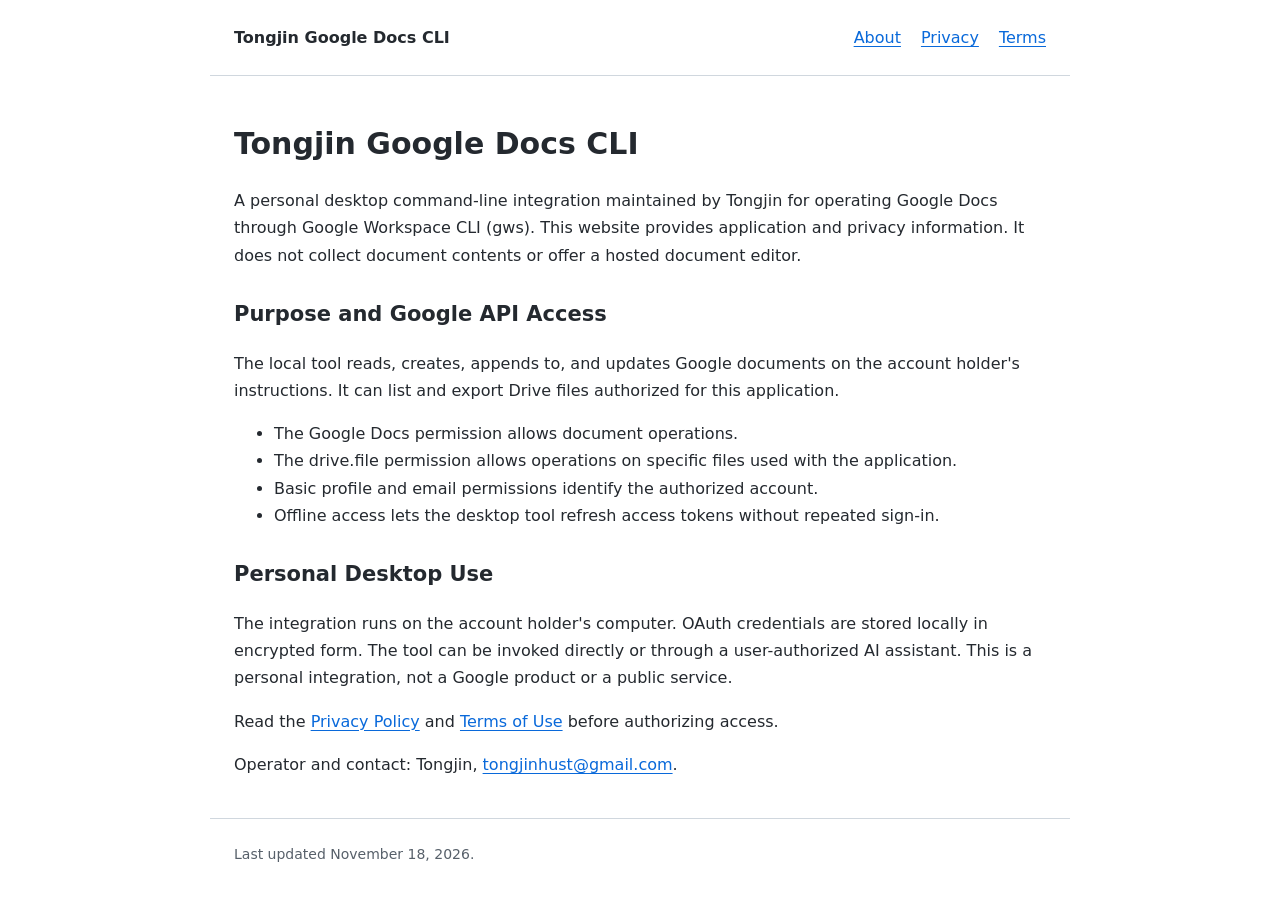
<file: index.html>
<!doctype html>
<html lang="en">
<head><meta charset="utf-8"><meta name="viewport" content="width=device-width, initial-scale=1"><title>Tongjin Google Docs CLI</title><link rel="stylesheet" href="style.css"></head>
<body>
<header><strong>Tongjin Google Docs CLI</strong><nav aria-label="Main"><a href="index.html">About</a><a href="privacy.html">Privacy</a><a href="terms.html">Terms</a></nav></header>
<main>
<h1>Tongjin Google Docs CLI</h1>
<p>A personal desktop command-line integration maintained by Tongjin for operating Google Docs through Google Workspace CLI (gws). This website provides application and privacy information. It does not collect document contents or offer a hosted document editor.</p>
<h2>Purpose and Google API Access</h2>
<p>The local tool reads, creates, appends to, and updates Google documents on the account holder's instructions. It can list and export Drive files authorized for this application.</p>
<ul><li>The Google Docs permission allows document operations.</li><li>The drive.file permission allows operations on specific files used with the application.</li><li>Basic profile and email permissions identify the authorized account.</li><li>Offline access lets the desktop tool refresh access tokens without repeated sign-in.</li></ul>
<h2>Personal Desktop Use</h2>
<p>The integration runs on the account holder's computer. OAuth credentials are stored locally in encrypted form. The tool can be invoked directly or through a user-authorized AI assistant. This is a personal integration, not a Google product or a public service.</p>
<p>Read the <a href="privacy.html">Privacy Policy</a> and <a href="terms.html">Terms of Use</a> before authorizing access.</p>
<p>Operator and contact: Tongjin, <a href="mailto:tongjinhust@gmail.com">tongjinhust@gmail.com</a>.</p>
</main><footer>Last updated November 18, 2026.</footer>
</body></html>
</file>
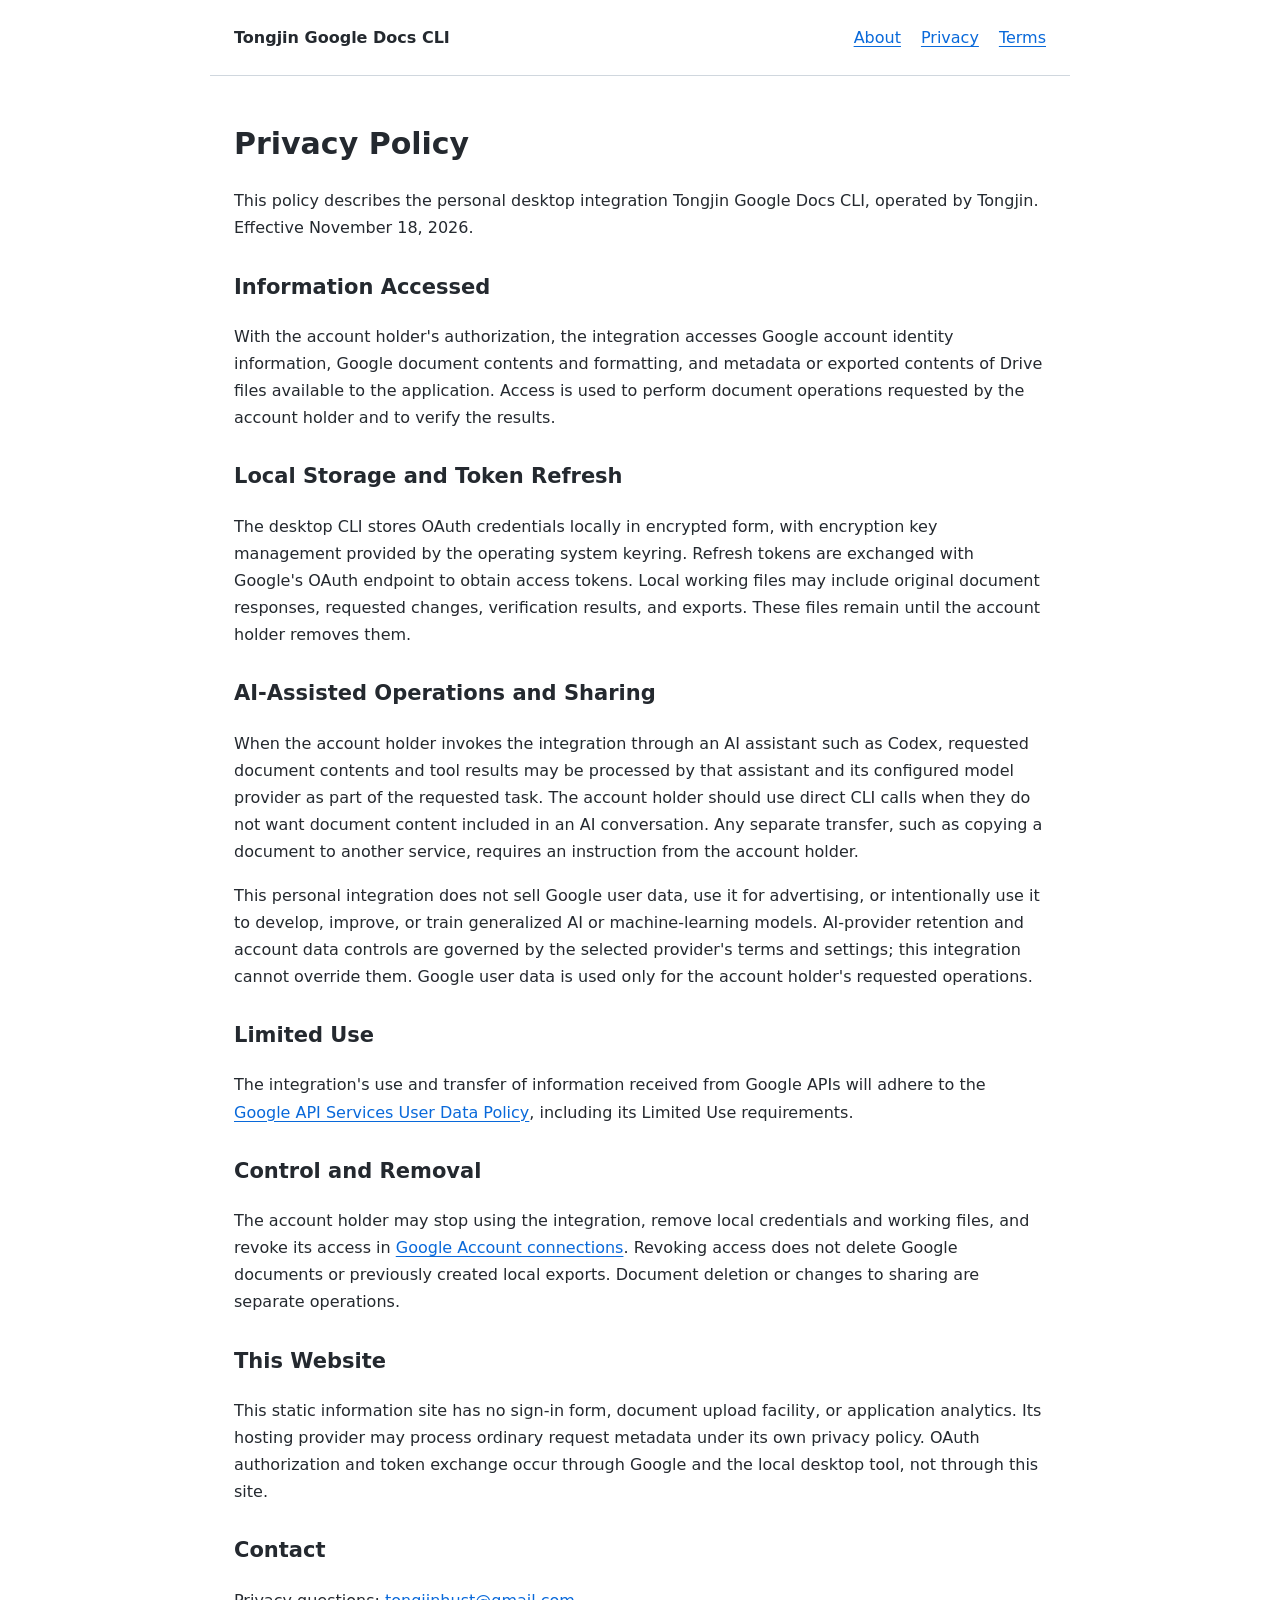
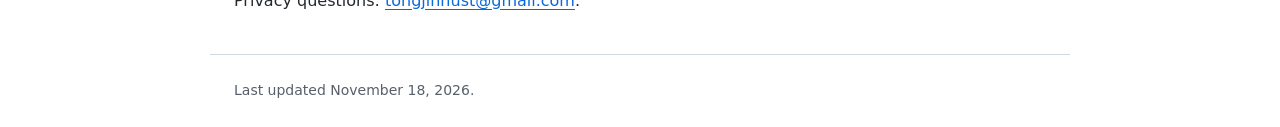
<file: privacy.html>
<!doctype html>
<html lang="en">
<head><meta charset="utf-8"><meta name="viewport" content="width=device-width, initial-scale=1"><title>Privacy Policy | Tongjin Google Docs CLI</title><link rel="stylesheet" href="style.css"></head>
<body>
<header><strong>Tongjin Google Docs CLI</strong><nav aria-label="Main"><a href="index.html">About</a><a href="privacy.html">Privacy</a><a href="terms.html">Terms</a></nav></header>
<main>
<h1>Privacy Policy</h1>
<p>This policy describes the personal desktop integration Tongjin Google Docs CLI, operated by Tongjin. Effective November 18, 2026.</p>
<h2>Information Accessed</h2>
<p>With the account holder's authorization, the integration accesses Google account identity information, Google document contents and formatting, and metadata or exported contents of Drive files available to the application. Access is used to perform document operations requested by the account holder and to verify the results.</p>
<h2>Local Storage and Token Refresh</h2>
<p>The desktop CLI stores OAuth credentials locally in encrypted form, with encryption key management provided by the operating system keyring. Refresh tokens are exchanged with Google's OAuth endpoint to obtain access tokens. Local working files may include original document responses, requested changes, verification results, and exports. These files remain until the account holder removes them.</p>
<h2>AI-Assisted Operations and Sharing</h2>
<p>When the account holder invokes the integration through an AI assistant such as Codex, requested document contents and tool results may be processed by that assistant and its configured model provider as part of the requested task. The account holder should use direct CLI calls when they do not want document content included in an AI conversation. Any separate transfer, such as copying a document to another service, requires an instruction from the account holder.</p>
<p>This personal integration does not sell Google user data, use it for advertising, or intentionally use it to develop, improve, or train generalized AI or machine-learning models. AI-provider retention and account data controls are governed by the selected provider's terms and settings; this integration cannot override them. Google user data is used only for the account holder's requested operations.</p>
<h2>Limited Use</h2>
<p>The integration's use and transfer of information received from Google APIs will adhere to the <a href="https://developers.google.com/terms/api-services-user-data-policy">Google API Services User Data Policy</a>, including its Limited Use requirements.</p>
<h2>Control and Removal</h2>
<p>The account holder may stop using the integration, remove local credentials and working files, and revoke its access in <a href="https://myaccount.google.com/connections">Google Account connections</a>. Revoking access does not delete Google documents or previously created local exports. Document deletion or changes to sharing are separate operations.</p>
<h2>This Website</h2>
<p>This static information site has no sign-in form, document upload facility, or application analytics. Its hosting provider may process ordinary request metadata under its own privacy policy. OAuth authorization and token exchange occur through Google and the local desktop tool, not through this site.</p>
<h2>Contact</h2>
<p>Privacy questions: <a href="mailto:tongjinhust@gmail.com">tongjinhust@gmail.com</a>.</p>
</main><footer>Last updated November 18, 2026.</footer>
</body></html>
</file>
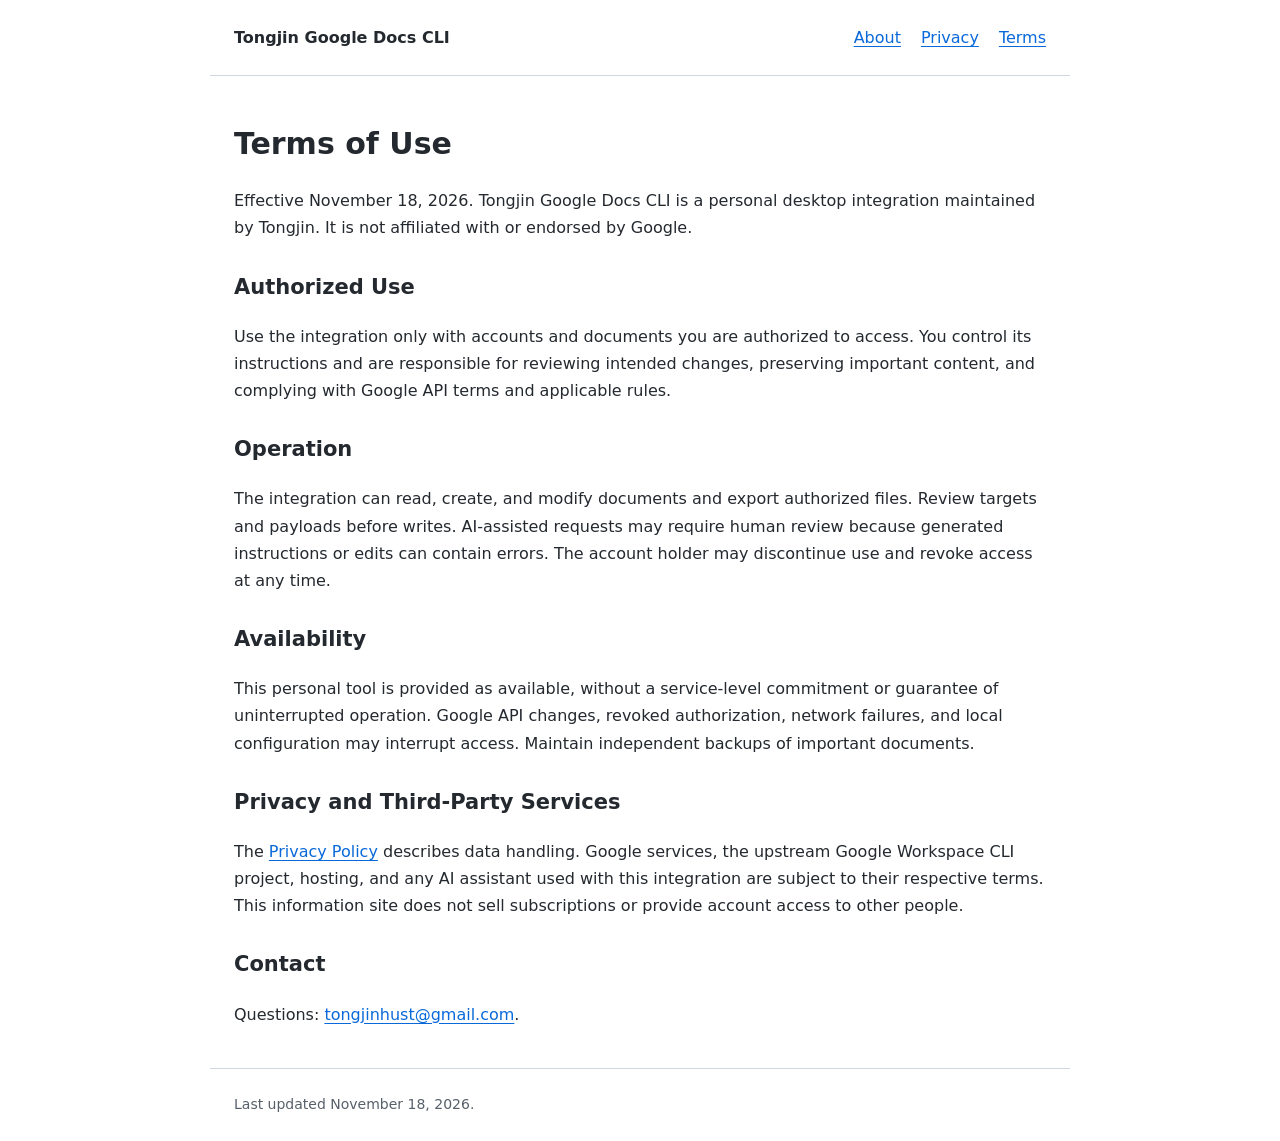
<file: terms.html>
<!doctype html>
<html lang="en">
<head><meta charset="utf-8"><meta name="viewport" content="width=device-width, initial-scale=1"><title>Terms of Use | Tongjin Google Docs CLI</title><link rel="stylesheet" href="style.css"></head>
<body>
<header><strong>Tongjin Google Docs CLI</strong><nav aria-label="Main"><a href="index.html">About</a><a href="privacy.html">Privacy</a><a href="terms.html">Terms</a></nav></header>
<main>
<h1>Terms of Use</h1>
<p>Effective November 18, 2026. Tongjin Google Docs CLI is a personal desktop integration maintained by Tongjin. It is not affiliated with or endorsed by Google.</p>
<h2>Authorized Use</h2>
<p>Use the integration only with accounts and documents you are authorized to access. You control its instructions and are responsible for reviewing intended changes, preserving important content, and complying with Google API terms and applicable rules.</p>
<h2>Operation</h2>
<p>The integration can read, create, and modify documents and export authorized files. Review targets and payloads before writes. AI-assisted requests may require human review because generated instructions or edits can contain errors. The account holder may discontinue use and revoke access at any time.</p>
<h2>Availability</h2>
<p>This personal tool is provided as available, without a service-level commitment or guarantee of uninterrupted operation. Google API changes, revoked authorization, network failures, and local configuration may interrupt access. Maintain independent backups of important documents.</p>
<h2>Privacy and Third-Party Services</h2>
<p>The <a href="privacy.html">Privacy Policy</a> describes data handling. Google services, the upstream Google Workspace CLI project, hosting, and any AI assistant used with this integration are subject to their respective terms. This information site does not sell subscriptions or provide account access to other people.</p>
<h2>Contact</h2>
<p>Questions: <a href="mailto:tongjinhust@gmail.com">tongjinhust@gmail.com</a>.</p>
</main><footer>Last updated November 18, 2026.</footer>
</body></html>
</file>
<file: style.css>
:root { color-scheme: light; font: 16px/1.7 system-ui, sans-serif; color: #24292f; background: #fff; }
* { box-sizing: border-box; }
body { margin: 0; }
header, main, footer { max-width: 860px; padding: 24px; margin: auto; }
header { border-bottom: 1px solid #d0d7de; display: flex; flex-wrap: wrap; justify-content: space-between; gap: 12px; }
nav { display: flex; gap: 20px; flex-wrap: wrap; }
a { color: #0969da; text-underline-offset: 3px; }
h1 { font-size: 30px; line-height: 1.3; margin: 24px 0; }
h2 { font-size: 21px; margin-top: 28px; }
p, li { overflow-wrap: anywhere; }
footer { border-top: 1px solid #d0d7de; color: #57606a; font-size: 14px; }
</file>
